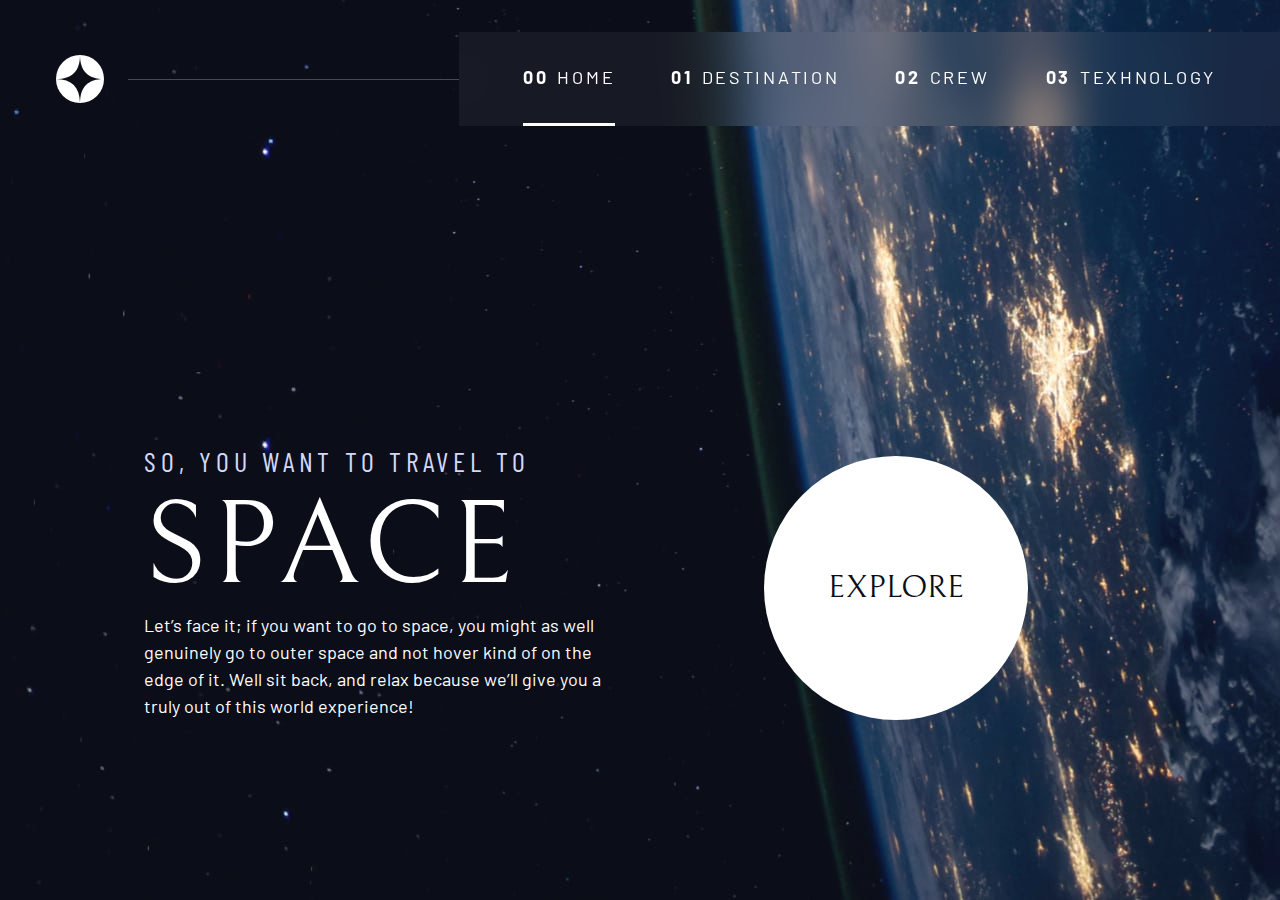
<file: index.html>
<!DOCTYPE html>
<html lang="en">
<head>
  <meta charset="UTF-8">
  <meta name="viewport" content="width=device-width, initial-scale=1.0">

  <link rel="icon" type="image/png" sizes="32x32" href="./assets/favicon-32x32.png">
  <!-- Google fonts -->
  <link rel="preconnect" href="https://fonts.googleapis.com">
  <link rel="preconnect" href="https://fonts.gstatic.com" crossorigin>
  <link href="https://fonts.googleapis.com/css2?family=Barlow+Condensed:wght@400;700&family=Bellefair&family=Barlow:wght@400;700&display=swap"
      rel="stylesheet">

  <!-- Custom Css  -->
  <link rel="stylesheet" href="index.css">
  <!-- <link rel="stylesheet" href="test.css"> -->
  <title>Space tourism</title>
  <script src="index.js" defer></script>
</head>
<body class="home">
  <a class="skip-to-content" href="#main">Skip to Content</a>
  <header class="primary-header flex">
    <div>
      <img class="logo" src="./assets/shared/logo.svg" alt="">
    </div>
    <button class="mobile-nav-toggle" aria-controls="primary-navigation"><span class="sr-only" aria-expanded="false">Menu</span></button>
    <nav>
      <ul id="primary-navigation" data-visible="false" class="primary-navigation underline-indicators flex">
        <li class="active"><a class="uppercase text-white letter-spacing-2" href="index.html"><span aria-hidden="true">00</span>Home</a></li>
        <li><a class="uppercase text-white letter-spacing-2" href="destination.html"><span aria-hidden="true">01</span>Destination</a></li>
        <li><a class="uppercase text-white letter-spacing-2" href="crew.html"><span aria-hidden="true">02</span>Crew</a></li>
        <li><a class="uppercase text-white letter-spacing-2" href="technology.html"><span aria-hidden="true">03</span>Texhnology</a></li>
    </ul>
    </nav>
  </header>

  <main id="main" class="grid-container grid-container--home">
    <div>
      <h1 class="text-accent fs-500 ff-sans-cond uppercase letter-spacing-1">So, you want to travel to <span class="d-block fs-900 ff-serif text-white">Space</span></h1>
      <p>
        Let’s face it; if you want to go to space, you might as well genuinely go to 
        outer space and not hover kind of on the edge of it. Well sit back, and relax 
        because we’ll give you a truly out of this world experience!
      </p>
    </div>
  
    <div>
      <a href="#" class="large-button uppercase ff-serif text-dark bg-white">Explore</a>
    </div>
  </main>

</body>
</html>
</file>
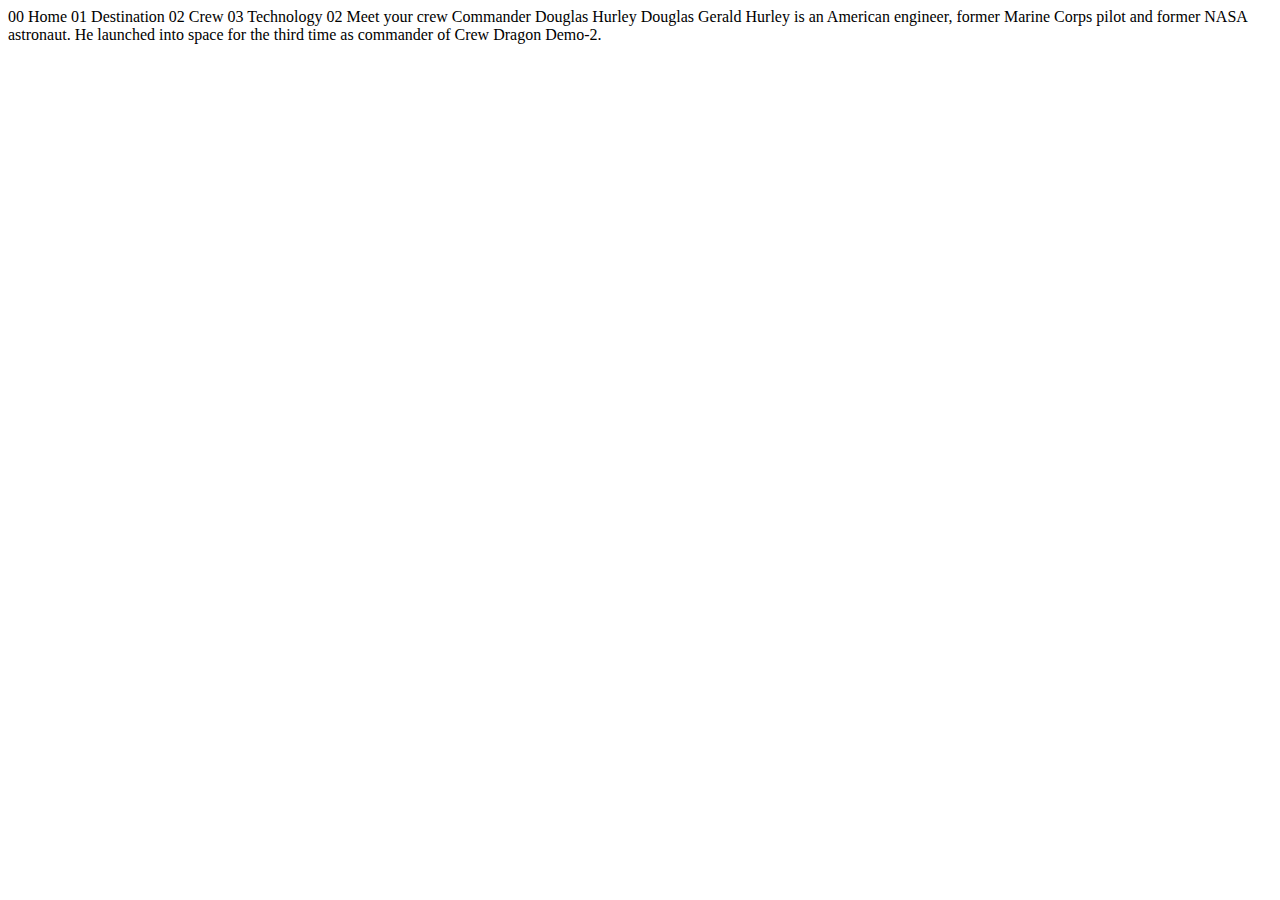
<file: crew-commander.html>
<!DOCTYPE html>
<html lang="en">
<head>
  <meta charset="UTF-8">
  <meta name="viewport" content="width=device-width, initial-scale=1.0">

  <link rel="icon" type="image/png" sizes="32x32" href="./assets/favicon-32x32.png">
  
  <title>Frontend Mentor | Space tourism website</title>
</head>
<body>

  00 Home
  01 Destination
  02 Crew
  03 Technology

  02 Meet your crew

  Commander
  Douglas Hurley

  Douglas Gerald Hurley is an American engineer, former Marine Corps pilot 
  and former NASA astronaut. He launched into space for the third time as 
  commander of Crew Dragon Demo-2.
</body>
</html>
</file>
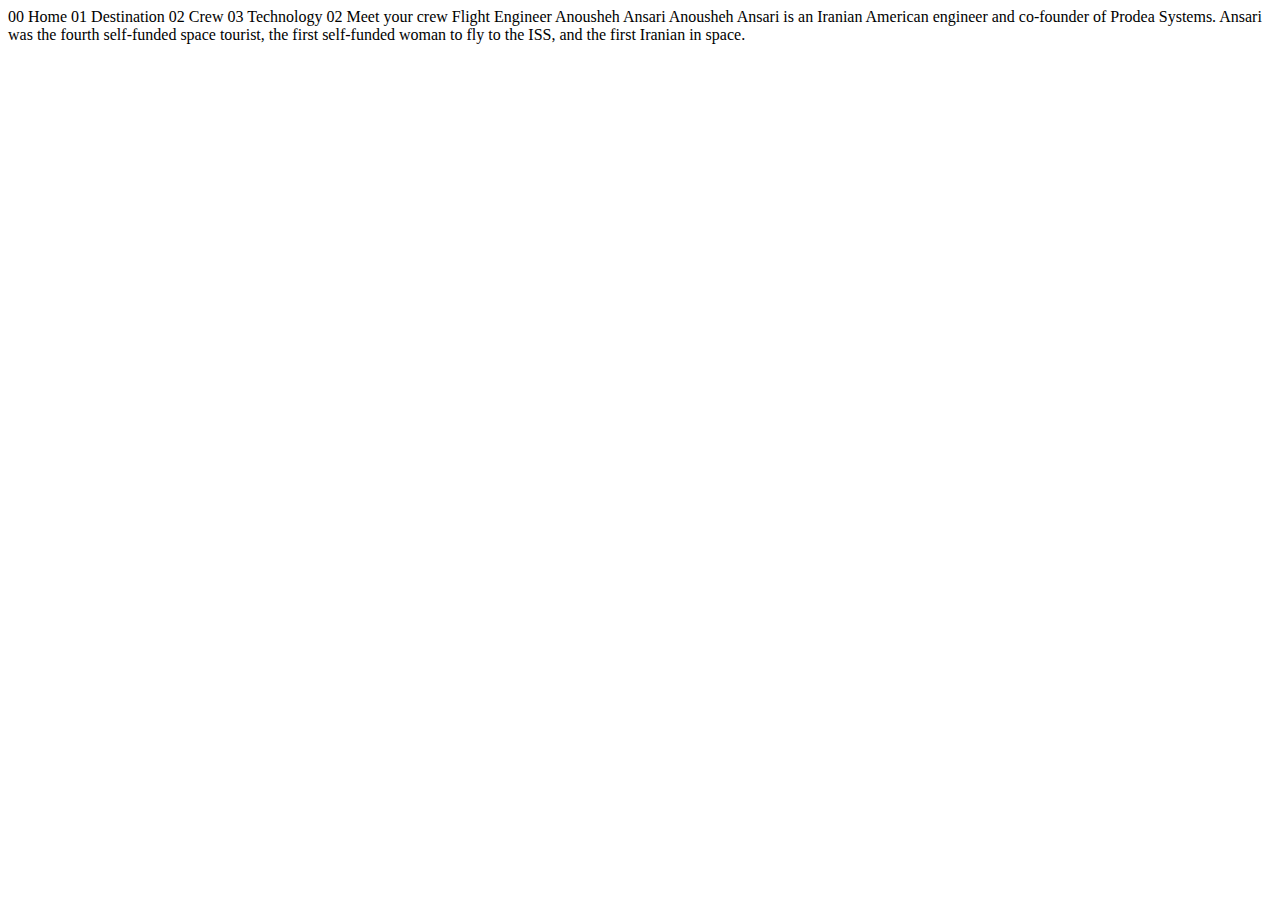
<file: crew-engineer.html>
<!DOCTYPE html>
<html lang="en">
<head>
  <meta charset="UTF-8">
  <meta name="viewport" content="width=device-width, initial-scale=1.0">

  <link rel="icon" type="image/png" sizes="32x32" href="./assets/favicon-32x32.png">
  
  <title>Frontend Mentor | Space tourism website</title>
</head>
<body>

  00 Home
  01 Destination
  02 Crew
  03 Technology

  02 Meet your crew

  Flight Engineer
  Anousheh Ansari

  Anousheh Ansari is an Iranian American engineer and co-founder of Prodea Systems. 
  Ansari was the fourth self-funded space tourist, the first self-funded woman to 
  fly to the ISS, and the first Iranian in space. 
</body>
</html>
</file>
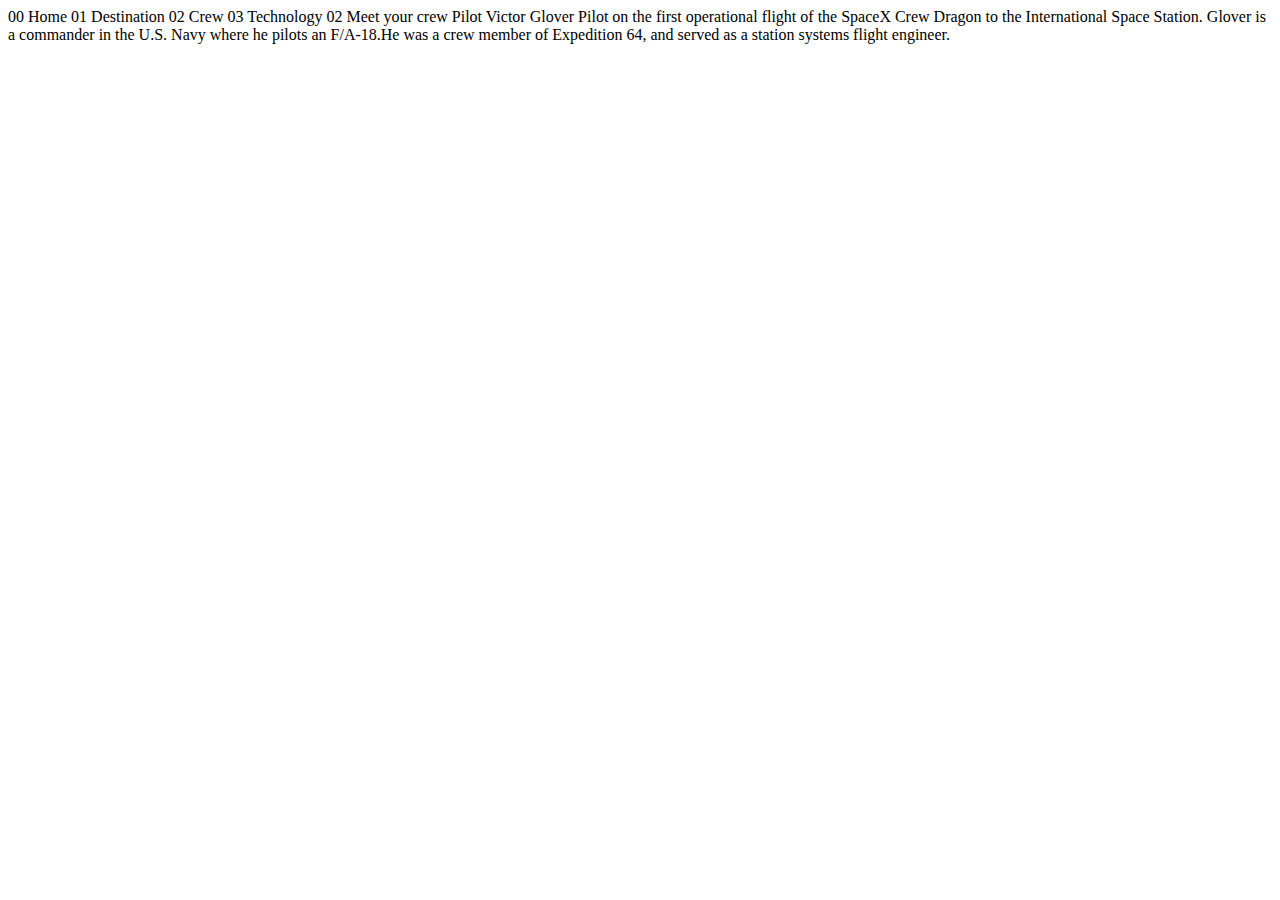
<file: crew-pilot.html>
<!DOCTYPE html>
<html lang="en">
<head>
  <meta charset="UTF-8">
  <meta name="viewport" content="width=device-width, initial-scale=1.0">

  <link rel="icon" type="image/png" sizes="32x32" href="./assets/favicon-32x32.png">
  
  <title>Frontend Mentor | Space tourism website</title>
</head>
<body>

  00 Home
  01 Destination
  02 Crew
  03 Technology

  02 Meet your crew

  Pilot
  Victor Glover

  Pilot on the first operational flight of the SpaceX Crew Dragon to the 
  International Space Station. Glover is a commander in the U.S. Navy where 
  he pilots an F/A-18.He was a crew member of Expedition 64, and served as a 
  station systems flight engineer. 
</body>
</html>
</file>
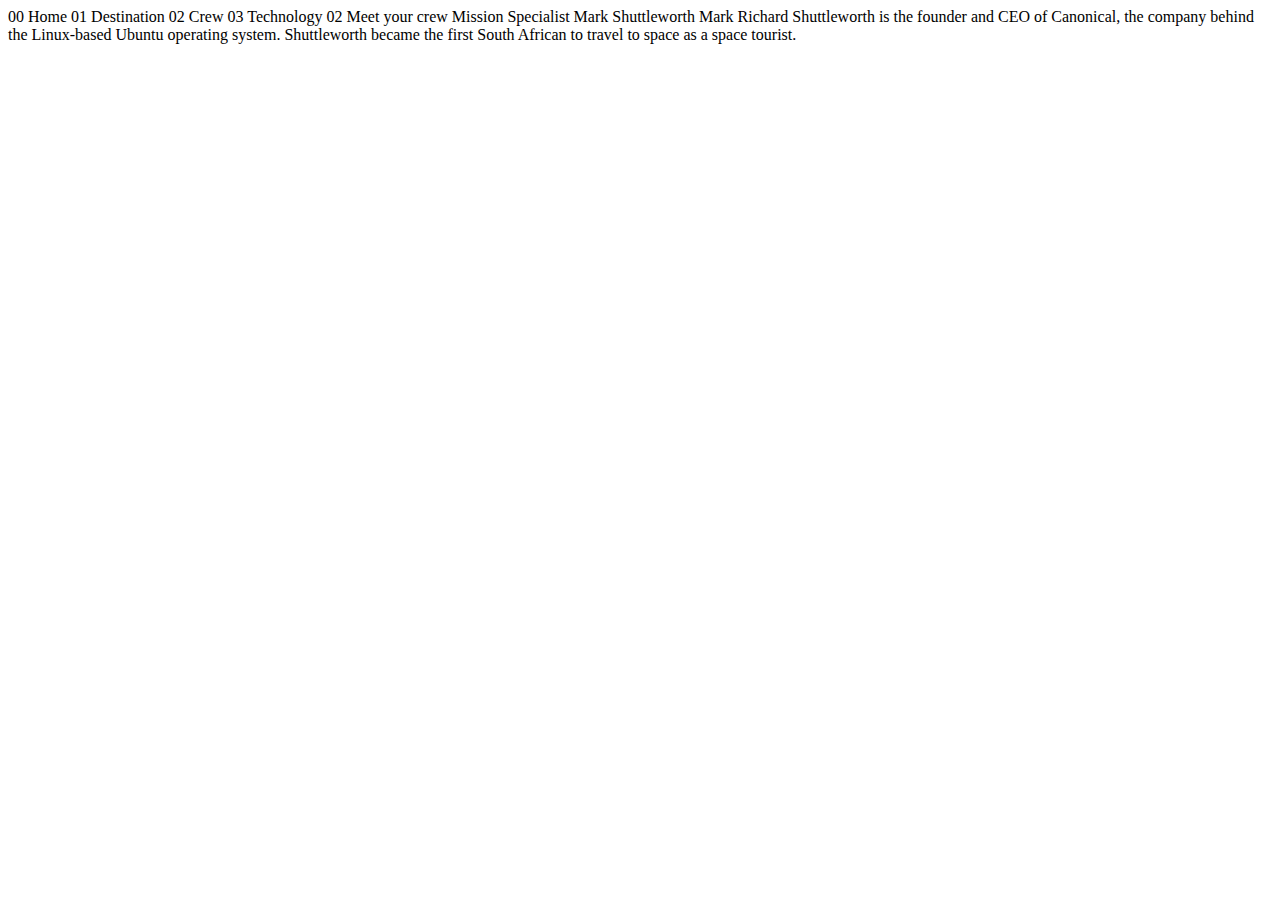
<file: crew-specialist.html>
<!DOCTYPE html>
<html lang="en">
<head>
  <meta charset="UTF-8">
  <meta name="viewport" content="width=device-width, initial-scale=1.0">

  <link rel="icon" type="image/png" sizes="32x32" href="./assets/favicon-32x32.png">
  
  <title>Frontend Mentor | Space tourism website</title>
</head>
<body>

  00 Home
  01 Destination
  02 Crew
  03 Technology

  02 Meet your crew

  Mission Specialist
  Mark Shuttleworth

  Mark Richard Shuttleworth is the founder and CEO of Canonical, the company behind 
  the Linux-based Ubuntu operating system. Shuttleworth became the first South 
  African to travel to space as a space tourist.
</body>
</html>
</file>
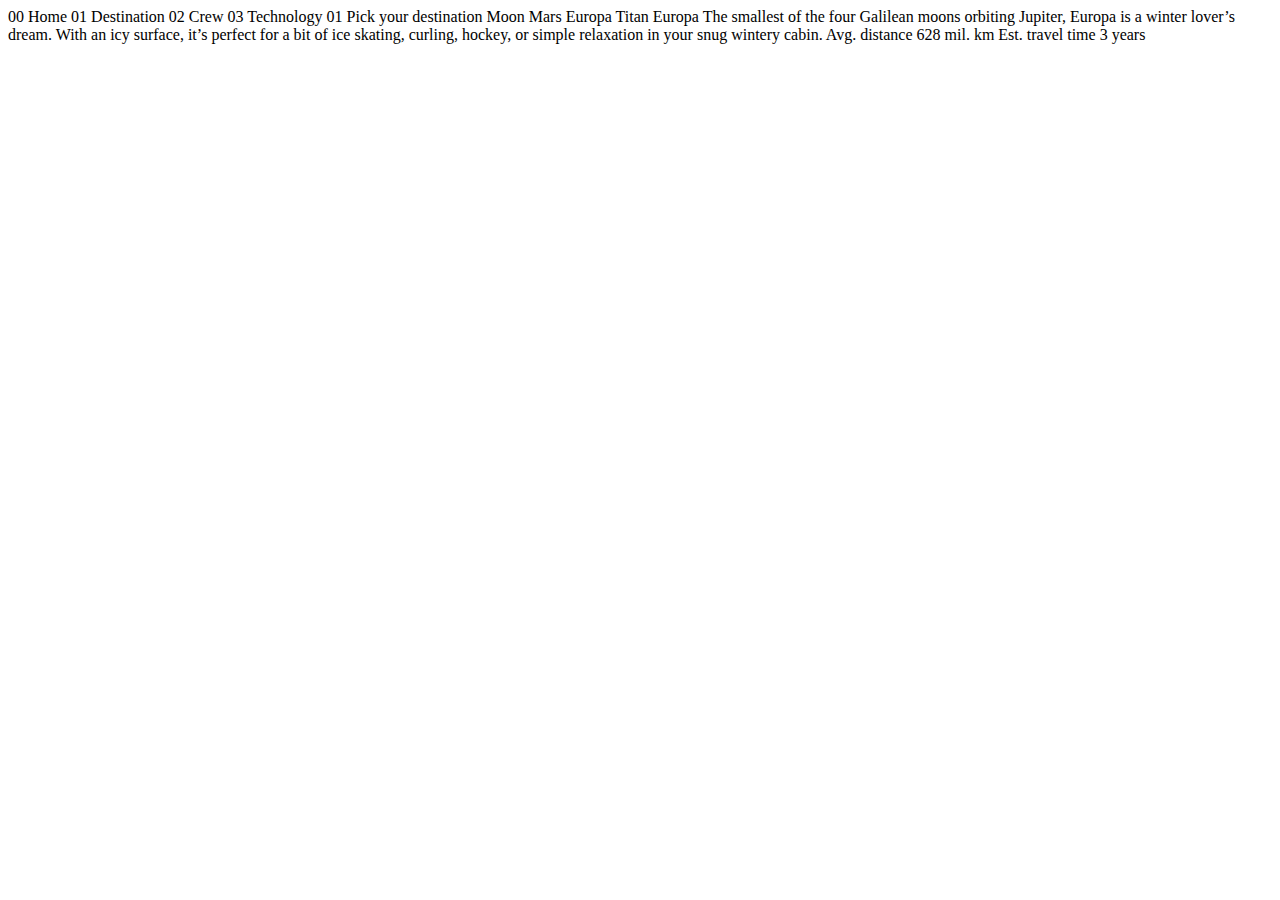
<file: destination-europa.html>
<!DOCTYPE html>
<html lang="en">
<head>
  <meta charset="UTF-8">
  <meta name="viewport" content="width=device-width, initial-scale=1.0">

  <link rel="icon" type="image/png" sizes="32x32" href="./assets/favicon-32x32.png">
  
  <title>Frontend Mentor | Space tourism website</title>
</head>
<body>

  00 Home
  01 Destination
  02 Crew
  03 Technology

  01 Pick your destination

  Moon
  Mars
  Europa
  Titan

  Europa

  The smallest of the four Galilean moons orbiting Jupiter, Europa is a 
  winter lover’s dream. With an icy surface, it’s perfect for a bit of 
  ice skating, curling, hockey, or simple relaxation in your snug 
  wintery cabin.

  Avg. distance
  628 mil. km

  Est. travel time
  3 years
</body>
</html>
</file>
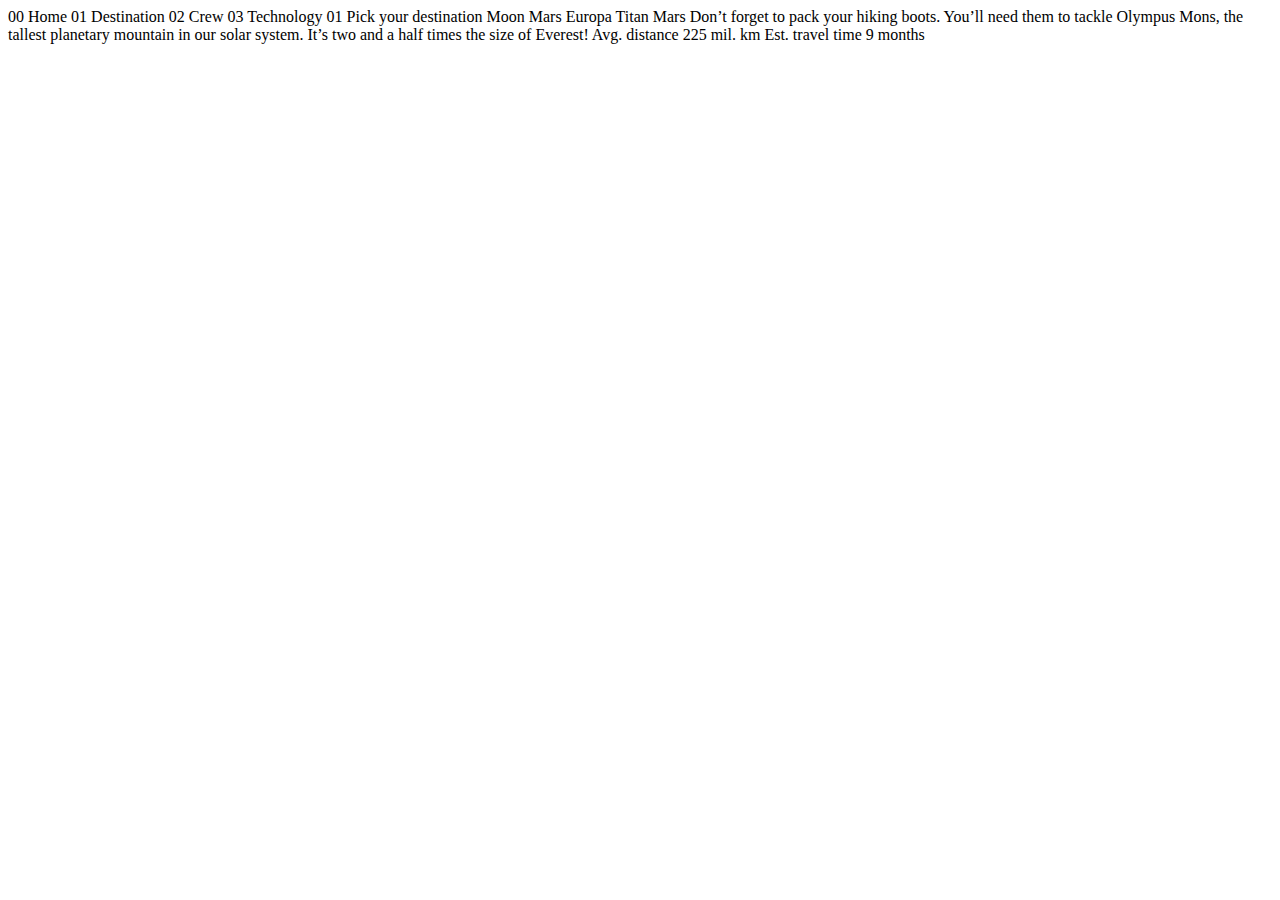
<file: destination-mars.html>
<!DOCTYPE html>
<html lang="en">
<head>
  <meta charset="UTF-8">
  <meta name="viewport" content="width=device-width, initial-scale=1.0">

  <link rel="icon" type="image/png" sizes="32x32" href="./assets/favicon-32x32.png">
  
  <title>Frontend Mentor | Space tourism website</title>
</head>
<body>

  00 Home
  01 Destination
  02 Crew
  03 Technology

  01 Pick your destination

  Moon
  Mars
  Europa
  Titan

  Mars

  Don’t forget to pack your hiking boots. You’ll need them to tackle Olympus Mons, 
  the tallest planetary mountain in our solar system. It’s two and a half times 
  the size of Everest!

  Avg. distance
  225 mil. km

  Est. travel time
  9 months
</body>
</html>
</file>
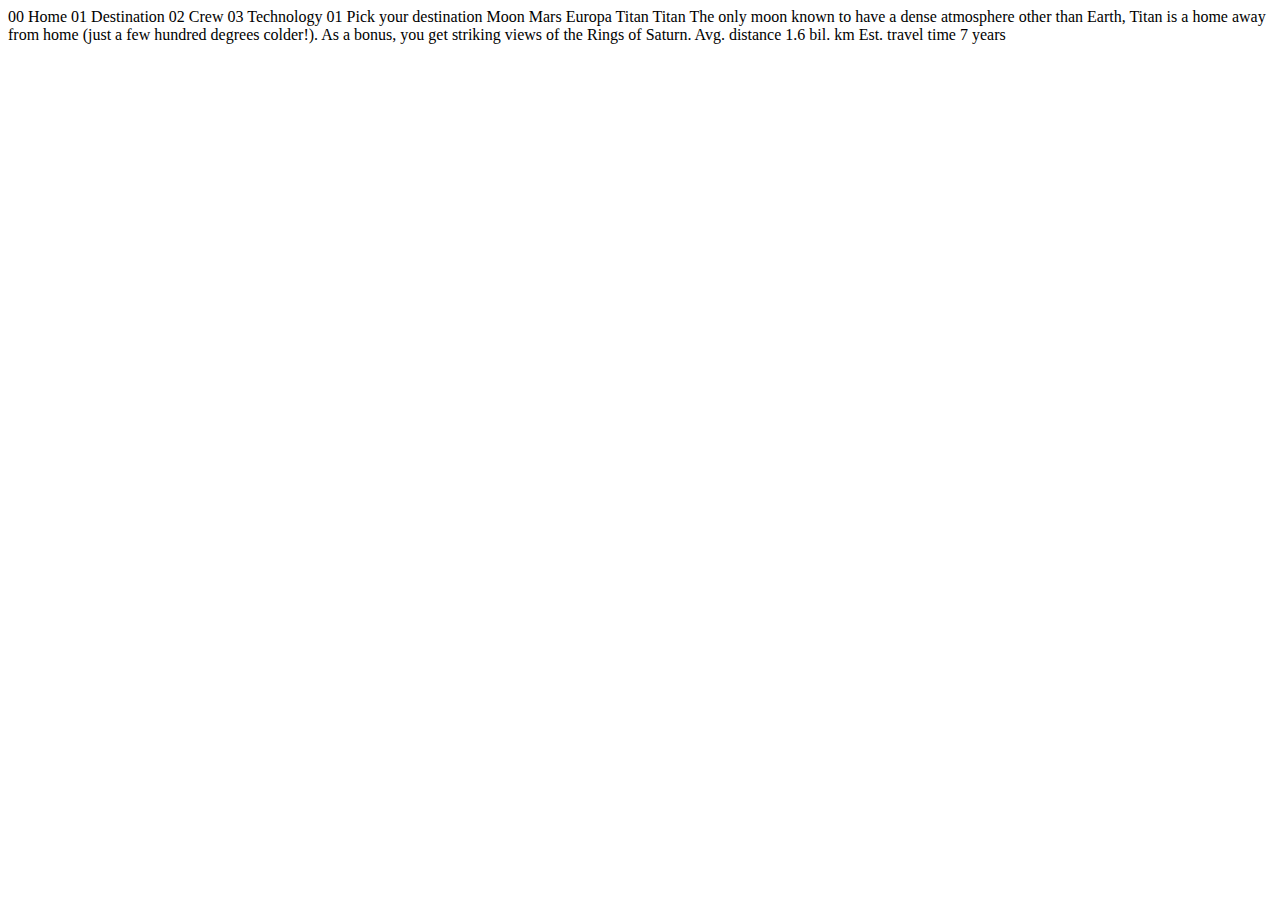
<file: destination-titan.html>
<!DOCTYPE html>
<html lang="en">
<head>
  <meta charset="UTF-8">
  <meta name="viewport" content="width=device-width, initial-scale=1.0">

  <link rel="icon" type="image/png" sizes="32x32" href="./assets/favicon-32x32.png">
  
  <title>Frontend Mentor | Space tourism website</title>
</head>
<body>

  00 Home
  01 Destination
  02 Crew
  03 Technology

  01 Pick your destination

  Moon
  Mars
  Europa
  Titan

  Titan

  The only moon known to have a dense atmosphere other than Earth, Titan 
  is a home away from home (just a few hundred degrees colder!). As a 
  bonus, you get striking views of the Rings of Saturn.

  Avg. distance
  1.6 bil. km

  Est. travel time
  7 years
</body>
</html>
</file>
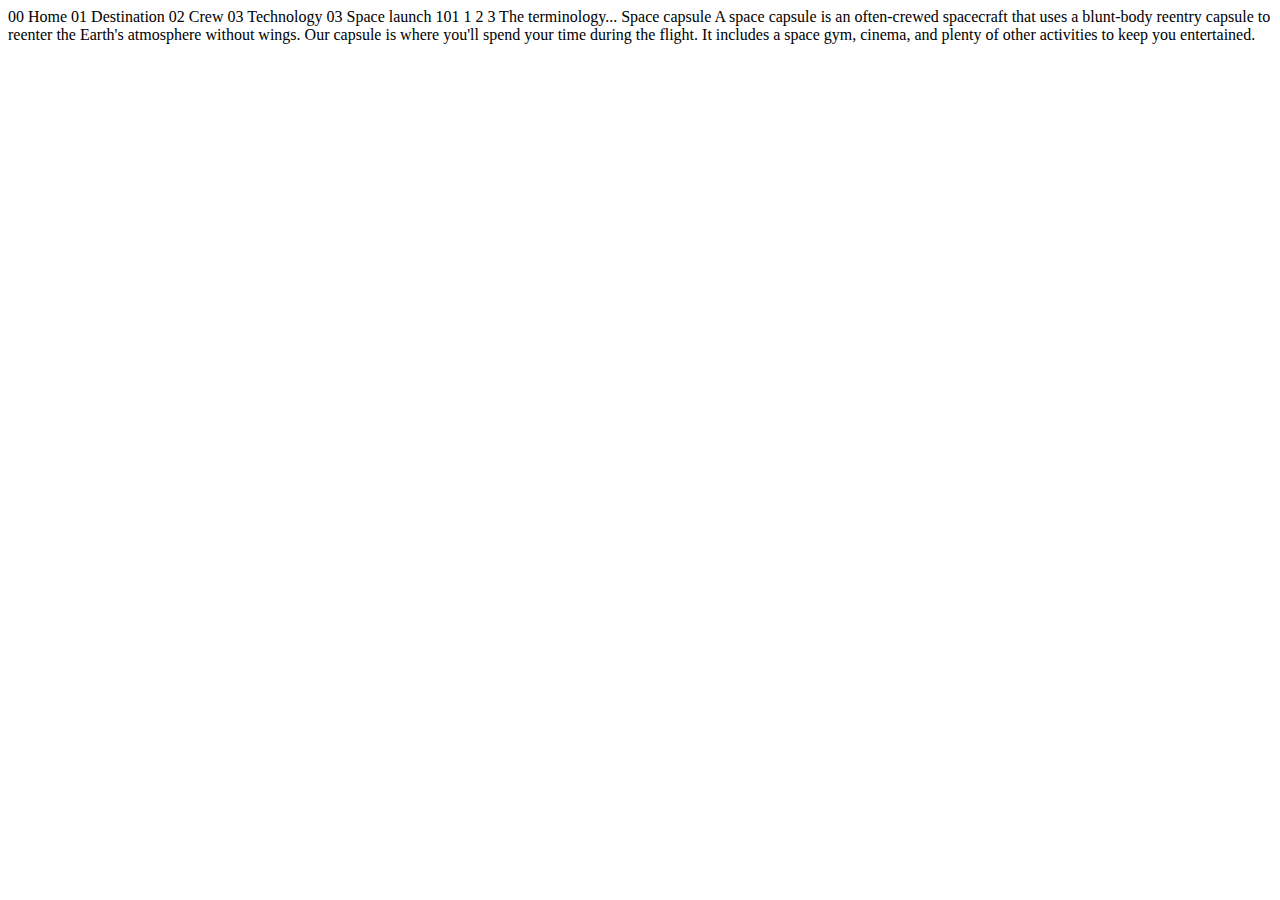
<file: technology-capsule.html>
<!DOCTYPE html>
<html lang="en">
<head>
  <meta charset="UTF-8">
  <meta name="viewport" content="width=device-width, initial-scale=1.0">

  <link rel="icon" type="image/png" sizes="32x32" href="./assets/favicon-32x32.png">
  
  <title>Frontend Mentor | Space tourism website</title>
</head>
<body>

  00 Home
  01 Destination
  02 Crew
  03 Technology

  03 Space launch 101

  1
  2
  3

  The terminology...
  Space capsule

  A space capsule is an often-crewed spacecraft that uses a blunt-body reentry 
  capsule to reenter the Earth's atmosphere without wings. Our capsule is where 
  you'll spend your time during the flight. It includes a space gym, cinema, 
  and plenty of other activities to keep you entertained.
</body>
</html>
</file>
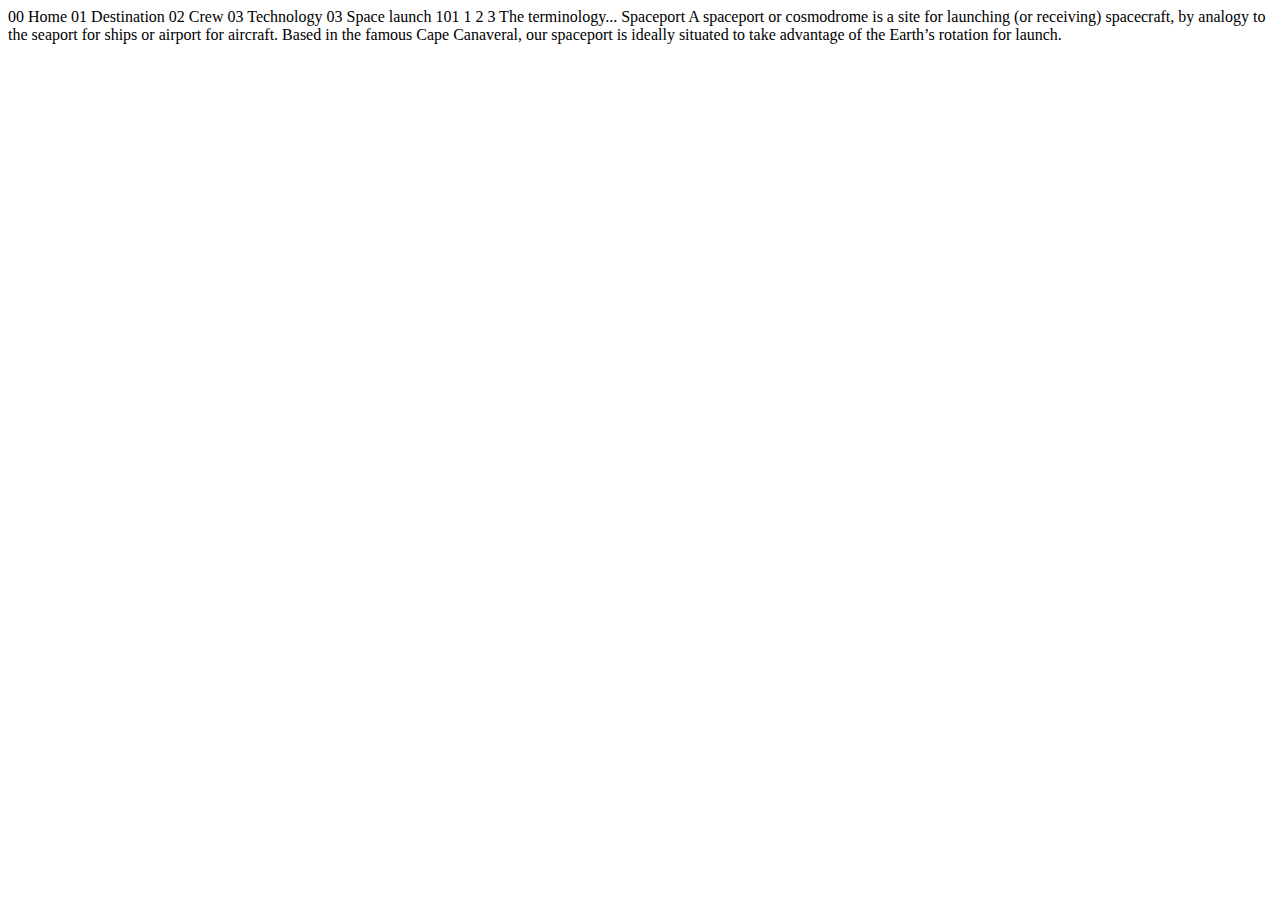
<file: technology-spaceport.html>
<!DOCTYPE html>
<html lang="en">
<head>
  <meta charset="UTF-8">
  <meta name="viewport" content="width=device-width, initial-scale=1.0">

  <link rel="icon" type="image/png" sizes="32x32" href="./assets/favicon-32x32.png">
  
  <title>Frontend Mentor | Space tourism website</title>
</head>
<body>

  00 Home
  01 Destination
  02 Crew
  03 Technology

  03 Space launch 101

  1
  2
  3

  The terminology...
  Spaceport

  A spaceport or cosmodrome is a site for launching (or receiving) spacecraft, 
  by analogy to the seaport for ships or airport for aircraft. Based in the 
  famous Cape Canaveral, our spaceport is ideally situated to take advantage 
  of the Earth’s rotation for launch.
</body>
</html>
</file>
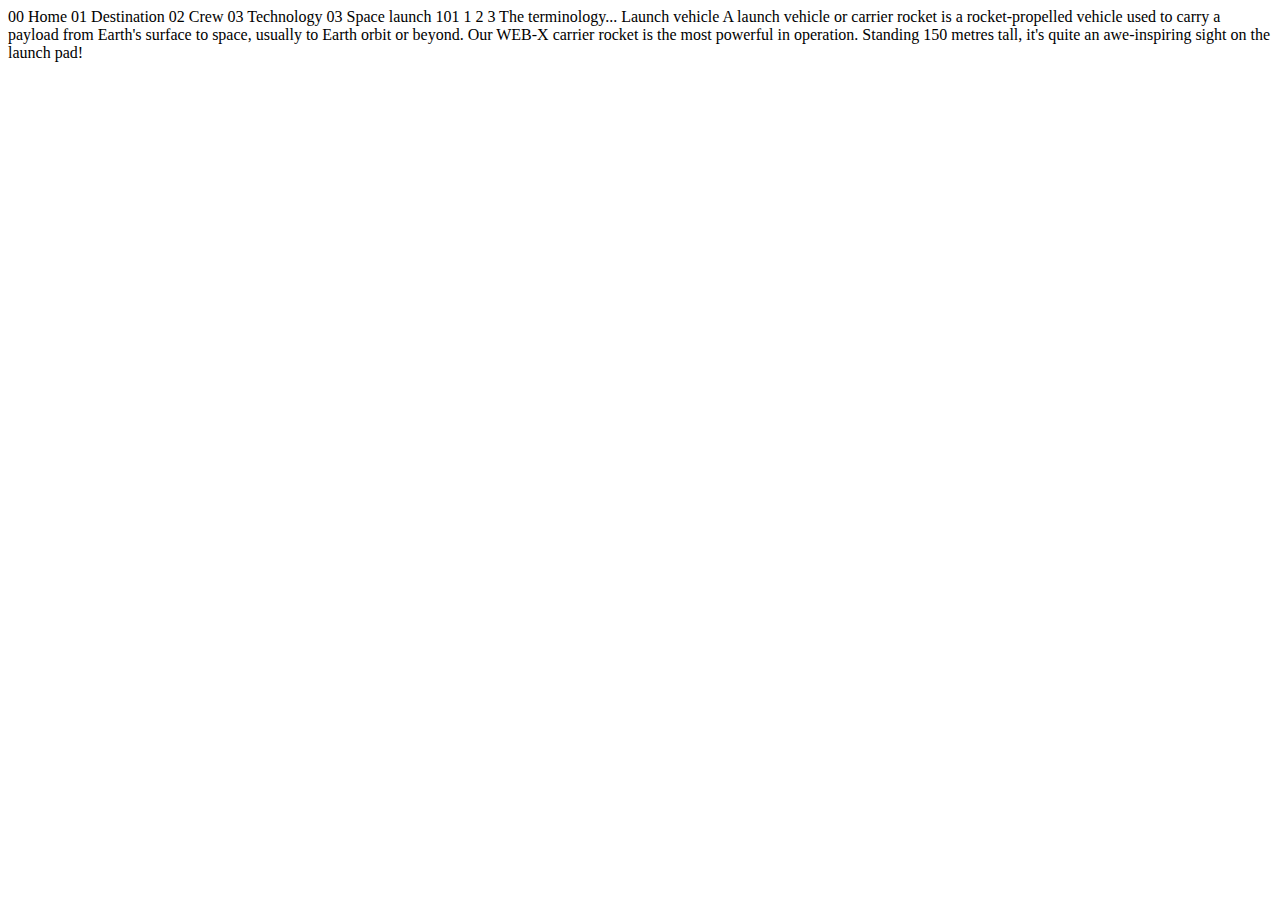
<file: technology-vehicle.html>
<!DOCTYPE html>
<html lang="en">
<head>
  <meta charset="UTF-8">
  <meta name="viewport" content="width=device-width, initial-scale=1.0">

  <link rel="icon" type="image/png" sizes="32x32" href="./assets/favicon-32x32.png">
  
  <title>Frontend Mentor | Space tourism website</title>
</head>
<body>

  00 Home
  01 Destination
  02 Crew
  03 Technology

  03 Space launch 101

  1
  2
  3

  The terminology...
  Launch vehicle

  A launch vehicle or carrier rocket is a rocket-propelled vehicle used to carry a 
  payload from Earth's surface to space, usually to Earth orbit or beyond. Our 
  WEB-X carrier rocket is the most powerful in operation. Standing 150 metres tall, 
  it's quite an awe-inspiring sight on the launch pad!
</body>
</html>
</file>
<file: index.css>
/* ------------------- */
/* Custom properties   */
/* ------------------- */

:root {
  /* colors */
  --clr-dark: 230 35% 7%;
  --clr-light: 231 77% 90%;
  --clr-white: 0 0% 100%;
    
  /* font-sizes */
  --fs-900: clamp(5rem, 8vw + 1rem, 9.375rem);
  --fs-800: 3.5rem;
  --fs-700: 1.5rem;
  --fs-600: 1rem;
  --fs-500: 1.75rem;
  --fs-400: 0.9375rem;
  --fs-300: 1rem;
  --fs-200: 0.875rem;

  /* font-families */
  --ff-serif: "Bellefair", serif;
  --ff-sans-cond: "Barlow Condensed", sans-serif;
  --ff-sans-normal: "Barlow", sans-serif;
}

@media (min-width: 35em) {
  :root {
      --fs-800: 5rem;
      --fs-700: 2.5rem;
      --fs-600: 1.5rem;
      --fs-400: 1rem;
  }
}

@media (min-width: 45em) {
  :root {
      /* font-sizes */
      --fs-800: 6.25rem;
      --fs-700: 3.5rem;
      --fs-600: 2rem;
      --fs-400: 1.125rem;
  }
}

/* ------------------- */
/* Reset               */
/* ------------------- */

/* https://piccalil.li/blog/a-modern-css-reset/ */

/* Box sizing */
*,
*::before,
*::after {
    box-sizing: border-box;
}

/* Reset margins */
body,
h1,
h2,
h3,
h4,
h5,
p,
figure,
picture {
    margin: 0; 
}

h1,
h2,
h3,
h4,
h5,
h6,
p {
    font-weight: 400;
}

/* set up the body */
body {
    font-family: var(--ff-sans-normal);
    font-size: var(--fs-400);
    color: hsl( var(--clr-white) );
    background-color: hsl( var(--clr-dark) );
    line-height: 1.5;
    min-height: 100vh;
    
    display: grid;
    grid-template-rows: min-content 1fr;

    overflow-x: hidden;
}

/* make images easier to work with */
img,
picutre {
    max-width: 100%;
    display: block;
}

/* make form elements easier to work with */
input,
button,
textarea,
select {
    font: inherit;
}

/* remove animations for people who've turned them off */
@media (prefers-reduced-motion: reduce) {  
  *,
  *::before,
  *::after {
    animation-duration: 0.01ms !important;
    animation-iteration-count: 1 !important;
    transition-duration: 0.01ms !important;
    scroll-behavior: auto !important;
  }
}


/* ------------------- */
/* Utility classes     */
/* ------------------- */

/* general */

.flex {
    display: flex;
    gap: var(--gap, 1rem);
}

.grid {
    display: grid;
    gap: var(--gap, 1rem);
}

.d-block {
    display: block;
}

.flow > *:where(:not(:first-child)) {
    margin-top: var(--flow-space, 1rem);
}

.container {
    padding-inline: 2em;
    margin-inline: auto;
    max-width: 80rem;
}

.grid-container {
    display: grid;
    text-align: center;
    place-items: center;
    padding-inline: 1rem;
}

.grid-container * {
    max-width: 50ch;
}

@media (min-width: 45em) {
    .grid-container {
        text-align: left;
        column-gap: var(--container-gap, 2rem);
        grid-template-columns: minmax(1rem, 1fr) repeat(2, minmax(0, 30rem)) minmax(1rem, 1fr);
    }
    
    .grid-container > *:first-child {
        grid-column: 2;
    }

    .grid-container > *:last-child {
        grid-column: 3;
    }

    .grid-container--home {
        padding-bottom: max(6rem, 20vh);
        align-items: end;
    }
}




.sr-only {
  position: absolute; 
  width: 1px;
  height: 1px;
  padding: 0;
  margin: -1px; 
  overflow: hidden;
  clip: rect(0, 0, 0, 0);
  white-space: nowrap; /* added line */
  border: 0;
}

.skip-to-content {
    position: absolute;
    z-index: 9999;
    background: hsl( var(--clr-white) );
    color: hsl( var(--clr-dark) );
    padding: .5em 1em;
    margin-inline: auto;
    transform: translateY(-100%);
    transition: transform 250ms ease-in;
    -webkit-transition: transform 250ms ease-in;
    -moz-transition: transform 250ms ease-in;
    -ms-transition: transform 250ms ease-in;
    -o-transition: transform 250ms ease-in;
}

.skip-to-content:focus {
    transform: translate(0);
}

/* colors */

.bg-dark { background-color: hsl( var(--clr-dark) );}
.bg-accent { background-color: hsl( var(--clr-light) );}
.bg-white { background-color: hsl( var(--clr-white) );}

.text-dark { color: hsl( var(--clr-dark) );}
.text-accent { color: hsl( var(--clr-light) );}
.text-white { color: hsl( var(--clr-white) );}

/* typography */

.ff-serif { font-family: var(--ff-serif); } 
.ff-sans-cond { font-family: var(--ff-sans-cond); } 
.ff-sans-normal { font-family: var(--ff-sans-normal); } 

.letter-spacing-1 { letter-spacing: 4.75px; } 
.letter-spacing-2 { letter-spacing: 2.7px; } 
.letter-spacing-3 { letter-spacing: 2.35px; } 

.uppercase { text-transform: uppercase; }

.fs-900 { font-size: var(--fs-900); }
.fs-800 { font-size: var(--fs-800); }
.fs-700 { font-size: var(--fs-700); }
.fs-600 { font-size: var(--fs-600); }
.fs-500 { font-size: var(--fs-500); }
.fs-400 { font-size: var(--fs-400); }
.fs-300 { font-size: var(--fs-300); }
.fs-200 { font-size: var(--fs-200); }

.fs-900,
.fs-800,
.fs-700,
.fs-600 {
    line-height: 1.1;
}

.numbered-title {
    font-family: var(--ff-sans-cond);
    font-size: var(--fs-500);
    text-transform: uppercase;
    letter-spacing: 4.72px; 
}

.numbered-title span {
    margin-right: .5em;
    font-weight: 700;
    color: hsl( var(--clr-white) / .25);
}


/* ------------------- */
/* Compontents         */
/* ------------------- */

.large-button {
    font-size: 2rem;
    position: relative;
    z-index: 1;
    display: inline-grid;
    place-items: center;
    padding: 0 2em;
    border-radius: 50%;
    aspect-ratio: 1;
    text-decoration: none;
}

.large-button::after {
    content: '';
    position: absolute;
    z-index: -1;
    width: 100%;
    height: 100%;
    background: hsl( var(--clr-white) / .1);
    border-radius: 50%;
    opacity: 0;
    transition: opacity 500ms linear, transform 750ms ease-in-out;
}
 
.large-button:hover::after,
.large-button:focus::after {
    opacity: 1;
    transform: scale(1.5);
}

/* primary header  */

.logo {
    margin:1.5rem clamp(1.5rem, 5vw, 3.5rem);
}

.primary-header {
    justify-content: space-between;
    align-items: center;
}

.primary-navigation { 
    --gap: clamp(1.5rem, 5vw, 3.5rem);
    --underline-gap: 2rem;
    list-style: none;
    padding: 0;
    margin: 0;
    background: hsl( var(--clr-white) / .05);
    backdrop-filter: blur(1.5rem);
}

.primary-navigation a {
    text-decoration: none;
}

.primary-navigation a > span {
    font-weight: 700;
    margin-right: .5em;
}

.mobile-nav-toggle {
    display: none;
}

@media (max-width: 35rem) {
    .primary-navigation {
        --underline-gap: 0.5rem;
        position: fixed;
        inset: 0 0 0 30%;
        /*topbottomleftright*/z-index: 999;
        list-style: none;
        padding: min(20rem, 15vh) 2rem;
        margin: 0;
        flex-direction: column;
        transform: translateX(100%);
        transition: transform 500ms ease-in-out;
    }

    .primary-navigation[data-visible="true"] {
        transform: translateX(0);
    }

    .primary-navigation.underline-indicators > .active {
        border: 0;
    }

    .mobile-nav-toggle {
        display: block;
        position: absolute;
        z-index: 2000;
        right: 1rem;
        top: 2rem;
        background: transparent;
        background-image: url(./assets/shared/icon-hamburger.svg);
        background-repeat: no-repeat;
        background-position: center;
        width: 1.5rem;
        aspect-ratio: 1;
        border: 0;
    }

    .mobile-nav-toggle[aria-expanded="true"] {
        background-image: url(./assets/shared/icon-close.svg);
    }

    .mobile-nav-toggle:focus-visible {
        outline: 1px solid white;
        outline-offset: 5px;
    }

}

@media (min-width: 35em) {
    .primary-navigation {
        padding-inline: clamp(3rem, 5vw, 7rem);
    }
}

@media (min-width: 35em) and (max-width: 45em) {
    .primary-navigation a > span {
        display: none;
    }
}

@media (min-width: 45em) {
    .primary-header::after {
        content: '';
        display: block;
        position: relative;
        height: 1px;
        width: 100%;
        margin-right: -2.5rem;
        background: hsl( var(--clr-white) / .25);
        order: 1;
    }

    nav {
        order: 2;
    }

    .primary-navigation {
        margin-block: 2rem;
    }
}

.underline-indicators > * {
    cursor: pointer;
    padding: var(--underline-gap, 1rem) 0;
    border: 0;
    border-bottom: .2rem solid hsl( var(--clr-white) / 0 );
}

.underline-indicators > *:focus {
    border-color: hsl( var(--clr-white) / .5);
}

@media (hover: hover) {
    .underline-indicators > *:hover {
        border-color: hsl( var(--clr-white) / .5);
    }
}

@media (min-width: 34rem) {
    .underline-indicators > .active,
    .underline-indicators > [aria-selected="true"] {
        color: hsl( var(--clr-white) / 1);
        border-color: hsl( var(--clr-white) / 1); 
    }
}

.tab-list {
    --gap: 2rem;
}

.dot-indicators > * {
    cursor: pointer;
    border: 0;
    border-radius: 50%;
    padding: .5em;
    background-color: hsl( var(--clr-white) / .25);
}
 
.dot-indicators > *:hover,
.dot-indicators > *:focus { 
    background-color: hsl( var(--clr-white) / .5);
}

.dot-indicators > [aria-selected="true"] {
    background-color: hsl( var(--clr-white) / 1); 
}


/* ------------------------- */
/* Page Specific background  */
/* ------------------------- */
body {
    background-size: cover;
    background-position: bottom center;
}
/* home  */
.home {
    background-image: url(./assets/home/background-home-mobile.jpg);
}

@media (min-width: 35rem) {
    .home {
        background-position: center center;
        background-image: url(./assets/home/background-home-tablet.jpg);
    }
}

@media (min-width: 45rem) {
    .home {
        background-image: url(./assets/home/background-home-desktop.jpg);
    }
}
</file>
<file: test.css>
/* ------------------- */
/* Custom properties   */
/* ------------------- */

:root {
    /* colors */
    --clr-dark: 230 35% 7%;
    --clr-light: 231 77% 90%;
    --clr-white: 0 0% 100%;
    
    /* font-sizes */
    --fs-900: clamp(5rem, 8vw + 1rem, 9.375rem);
    --fs-800: 3.5rem;
    --fs-700: 1.5rem;
    --fs-600: 1rem;
    --fs-500: 1.75rem;
    --fs-400: 0.9375rem;
    --fs-300: 1rem;
    --fs-200: 0.875rem;
    
    /* font-families */
    --ff-serif: "Bellefair", serif;
    --ff-sans-cond: "Barlow Condensed", sans-serif;
    --ff-sans-normal: "Barlow", sans-serif;
}

@media (min-width: 35em) {
    :root {
        --fs-800: 5rem;
        --fs-700: 2.5rem;
        --fs-600: 1.5rem;
        --fs-400: 1rem;
    }
}

@media (min-width: 45em) {
    :root {
        /* font-sizes */
        --fs-800: 6.25rem;
        --fs-700: 3.5rem;
        --fs-600: 2rem;
        --fs-400: 1.125rem;
    }
}


/* ------------------- */
/* Reset               */
/* ------------------- */

/* https://piccalil.li/blog/a-modern-css-reset/ */

/* Box sizing */
*,
*::before,
*::after {
    box-sizing: border-box;
}

/* Reset margins */
body,
h1,
h2,
h3,
h4,
h5,
p,
figure,
picture {
    margin: 0; 
}

h1,
h2,
h3,
h4,
h5,
h6,
p {
    font-weight: 400;
}

/* set up the body */
body {
    font-family: var(--ff-sans-normal);
    font-size: var(--fs-400);
    color: hsl( var(--clr-white) );
    background-color: hsl( var(--clr-dark) );
    line-height: 1.5;
    min-height: 100vh;
    
    display: grid;
    grid-template-rows: min-content 1fr;
    
    overflow-x: hidden;
}

/* make images easier to work with */
img,
picutre {
    max-width: 100%;
    display: block;
}

/* make form elements easier to work with */
input,
button,
textarea,
select {
    font: inherit;
}

/* remove animations for people who've turned them off */
@media (prefers-reduced-motion: reduce) {  
  *,
  *::before,
  *::after {
    animation-duration: 0.01ms !important;
    animation-iteration-count: 1 !important;
    transition-duration: 0.01ms !important;
    scroll-behavior: auto !important;
  }
}


/* ------------------- */
/* Utility classes     */
/* ------------------- */

/* general */

.flex {
    display: flex;
    gap: var(--gap, 1rem);
}

.grid {
    display: grid;
    gap: var(--gap, 1rem);
}

.d-block {
    display: block;
}

.flow > *:where(:not(:first-child)) {
    margin-top: var(--flow-space, 1rem);
}

.container {
    padding-inline: 2em;
    margin-inline: auto;
    max-width: 80rem;
}

.grid-container {
    text-align: center;
    display: grid;
    place-items: center;
    padding-inline: 1rem;

}

.grid-container * {
    max-width: 50ch;
}

@media (min-width: 45em) {
    .grid-container {
        text-align: left;
        column-gap: var(--container-gap, 2rem);
        grid-template-columns: minmax(1rem, 1fr) repeat(2, minmax(0, 30rem)) minmax(1rem, 1fr);
    }
    
    .grid-container > *:first-child {
        grid-column: 2;
    }

    .grid-container > *:last-child {
        grid-column: 3;
    }
    
    .grid-container--home {
        padding-bottom: max(6rem, 20vh);
        align-items: end;
    }
}

.sr-only {
  position: absolute; 
  width: 1px;
  height: 1px;
  padding: 0;
  margin: -1px; 
  overflow: hidden;
  clip: rect(0, 0, 0, 0);
  white-space: nowrap; /* added line */
  border: 0;
}

.skip-to-content {
    position: absolute;
    z-index: 9999;
    background: hsl( var(--clr-white) );
    color: hsl( var(--clr-dark) );
    padding: .5em 1em;
    margin-inline: auto;
    transform: translateY(-100%);
    transition: transform 250ms ease-in;
}

.skip-to-content:focus {
    transform: translateY(0);
}

/* colors */

.bg-dark { background-color: hsl( var(--clr-dark) );}
.bg-accent { background-color: hsl( var(--clr-light) );}
.bg-white { background-color: hsl( var(--clr-white) );}

.text-dark { color: hsl( var(--clr-dark) );}
.text-accent { color: hsl( var(--clr-light) );}
.text-white { color: hsl( var(--clr-white) );}

/* typography */

.ff-serif { font-family: var(--ff-serif); } 
.ff-sans-cond { font-family: var(--ff-sans-cond); } 
.ff-sans-normal { font-family: var(--ff-sans-normal); } 

.letter-spacing-1 { letter-spacing: 4.75px; } 
.letter-spacing-2 { letter-spacing: 2.7px; } 
.letter-spacing-3 { letter-spacing: 2.35px; } 

.uppercase { text-transform: uppercase; }

.fs-900 { font-size: var(--fs-900); }
.fs-800 { font-size: var(--fs-800); }
.fs-700 { font-size: var(--fs-700); }
.fs-600 { font-size: var(--fs-600); }
.fs-500 { font-size: var(--fs-500); }
.fs-400 { font-size: var(--fs-400); }
.fs-300 { font-size: var(--fs-300); }
.fs-200 { font-size: var(--fs-200); }

.fs-900,
.fs-800,
.fs-700,
.fs-600 {
    line-height: 1.1;
}

.numbered-title {
    font-family: var(--ff-sans-cond);
    font-size: var(--fs-500);
    text-transform: uppercase;
    letter-spacing: 4.72px; 
}

.numbered-title span {
    margin-right: .5em;
    font-weight: 700;
    color: hsl( var(--clr-white) / .25);
}


/* ------------------- */
/* Compontents         */
/* ------------------- */

.large-button {
    font-size: 2rem;
    position: relative;
    z-index: 1;
    display: inline-grid;
    place-items: center;
    padding: 0 2em;
    border-radius: 50%;
    aspect-ratio: 1;
    text-decoration: none;
}

.large-button::after {
    content: '';
    position: absolute;
    z-index: -1;
    width: 100%;
    height: 100%;
    background: hsl( var(--clr-white) / .1);
    border-radius: 50%;
    opacity: 0;
    transition: opacity 500ms linear, transform 750ms ease-in-out;
}
 
.large-button:hover::after,
.large-button:focus::after {
    opacity: 1;
    transform: scale(1.5);
}

/* primary-header */

.logo {
    margin: 1.5rem clamp(1.5rem, 5vw, 3.5rem);
}

.primary-header {
    justify-content: space-between;
    align-items: center;
}

.primary-navigation {
    --gap: clamp(1.5rem, 5vw, 3.5rem);
    --underline-gap: 2rem;
    list-style: none;
    padding: 0;
    margin: 0;
    background: hsl( var(--clr-white) / 0.05);
    backdrop-filter: blur(1.5rem);
}

.primary-navigation a {
    text-decoration: none;
}

.primary-navigation a > span {
    font-weight: 700;
    margin-right: .5em;
}

.mobile-nav-toggle {
    display: none;
}

@media (max-width: 35rem) {
    .primary-navigation {
        --underline-gap: .5rem;
        position: fixed;
        z-index: 1000;
        inset: 0 0 0 30%;
        list-style: none;
        padding: min(20rem, 15vh) 2rem;
        margin: 0;
        flex-direction: column;
        transform: translateX(100%);
        transition: transform 500ms ease-in-out;
    }
    
    .primary-navigation[data-visible="true"] {
        transform: translateX(0);
    }
    
    .primary-navigation.underline-indicators > .active {
       border: 0;
    }
    
    .mobile-nav-toggle {
        display: block;
        position: absolute;
        z-index: 2000;
        right: 1rem;
        top: 2rem;
        background: transparent;
        background-image: url(./assets/shared/icon-hamburger.svg);
        background-repeat: no-repeat;
        background-position: center;
        width: 1.5rem;
        aspect-ratio: 1;
        border: 0;
    }
    
    .mobile-nav-toggle[aria-expanded="true"] {
        background-image: url(./assets/shared/icon-close.svg);
    }
    
    .mobile-nav-toggle:focus-visible {
        outline: 5px solid white;
        outline-offset: 5px;
    }
    
}

@media (min-width: 35em) {
    .primary-navigation {
        padding-inline: clamp(3rem, 7vw, 7rem);
    }
}

@media (min-width: 35em) and (max-width: 44.999em) {
    .primary-navigation a > span {
        display: none;
    }
}

@media (min-width: 45em) {
    
     .primary-header::after {
         content: '';
         display: block;
         position: relative;
         height: 1px;
         width: 100%;
         margin-right: -2.5rem;
         background: hsl( var(--clr-white) / .25);
         order: 1;
     }
     
    nav {
        order: 2;
    }
    
    .primary-navigation {
        margin-block: 2rem;
    }
    
   
}


.underline-indicators > * {
    cursor: pointer;
    padding: var(--underline-gap, 1rem) 0;
    border: 0;
    border-bottom: .2rem solid hsl( var(--clr-white) / 0 );
}

.underline-indicators > *:hover,
.underline-indicators > *:focus {
    border-color: hsl( var(--clr-white) / .5);
}

.underline-indicators > .active,
.underline-indicators > [aria-selected="true"] {
    color: hsl( var(--clr-white) / 1);
    border-color: hsl( var(--clr-white) / 1); 
}

.tab-list {
    --gap: 2rem;
}

.dot-indicators > * {
    cursor: pointer;
    border: 0;
    border-radius: 50%;
    padding: .5em;
    background-color: hsl( var(--clr-white) / .25);
}
 
.dot-indicators > *:hover,
.dot-indicators > *:focus { 
    background-color: hsl( var(--clr-white) / .5);
}

.dot-indicators > [aria-selected="true"] {
    background-color: hsl( var(--clr-white) / 1); 
}


/* ----------------------------- */
/* Page specific background      */
/* ----------------------------- */
body {
    background-size: cover;
    background-position: bottom center;
}
/* home */
.home {
    background-image: url(./assets/home/background-home-mobile.jpg);
}

@media (min-width: 35rem) {
    .home {
        background-position: center center;
        background-image: url(./assets/home/background-home-tablet.jpg);
    }
}

@media (min-width: 45rem) {
    .home {
        background-image: url(./assets/home/background-home-desktop.jpg);
    }
}
</file>
